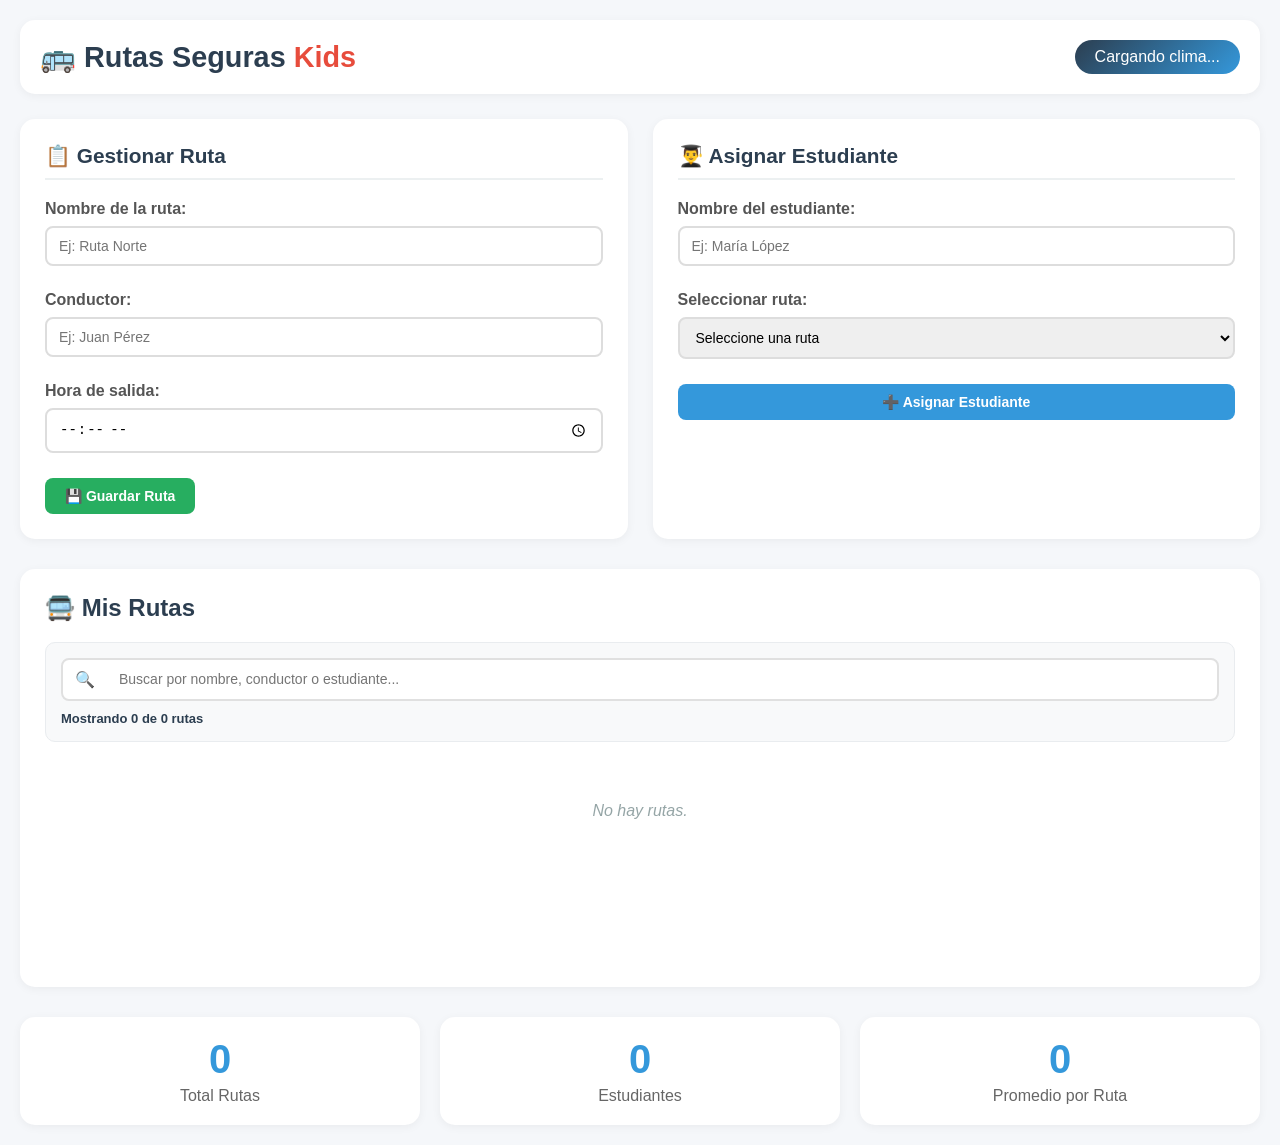
<file: index.html>
<!DOCTYPE html>
<html lang="es">

<head>
  <meta charset="UTF-8">
  <meta name="viewport" content="width=device-width, initial-scale=1.0">
  <title>Rutas Seguras Kids</title>
  <link rel="stylesheet" href="styles.css">
</head>

<body>

  <!-- ========== CONTENEDOR PRINCIPAL ========== -->
  <div class="contenedor">

    <!-- ========== HEADER ========== -->
    <div class="header">
      <div class="logo">
        <h1>🚌 Rutas Seguras <span>Kids</span></h1>
      </div>
      <div class="clima" id="clima">
        <span>Cargando clima...</span>
      </div>
    </div>

    <!-- ========== FORMULARIOS ========== -->
    <div class="formularios">

      <!-- FORMULARIO 1: Gestionar Ruta -->
      <div class="tarjeta">
        <h2>📋 Gestionar Ruta</h2>
        <form id="formRuta">

          <div id="contenedor-input-ruta" class="campo">
            <label>Nombre de la ruta:</label>
            <input type="text" id="nombreRuta" placeholder="Ej: Ruta Norte">

          </div>

          <div id="contenedor-input-conductor" class="campo">
            <label>Conductor:</label>
            <input type="text" id="conductor" placeholder="Ej: Juan Pérez">
          </div>

          <div id="contenedor-hora-salida" class="campo">
            <label>Hora de salida:</label>
            <input type="time" id="horaSalida">
          </div>

          <div class="grupo-botones">
            <button type="submit" class="btn-guardar">💾 Guardar Ruta</button>
            <button type="button" id="cancelarBtn" style="display: none;">Cancelar Edición</button>
          </div>
        </form>
      </div>

      <!-- FORMULARIO 2: Asignar Estudiante -->
      <div class="tarjeta">
        <h2>👨‍🎓 Asignar Estudiante</h2>
        <form id="formEstudiante">
          <div class="campo">
            <label>Nombre del estudiante:</label>
            <input type="text" id="nombreEstudiante" placeholder="Ej: María López">
          </div>

          <div class="campo">
            <label>Seleccionar ruta:</label>
            <select id="selectRuta">
              <option value="">-- Selecciona una ruta --</option>
            </select>
          </div>

          <button type="submit" class="btn-asignar">➕ Asignar Estudiante</button>
        </form>
      </div>
    </div>

    <!-- LISTA DE RUTAS -->
    <div class="seccion-rutas">
      <h2>🚍 Mis Rutas</h2>

      <!-- FILTRO -->
      <div class="filtro-container">
        <div class="filtro-busqueda">
          <span class="filtro-icono">🔍</span>
          <input type="text" id="RutasFiltroInput" placeholder="Buscar por nombre, conductor o estudiante...">
          <button id="limpiarFiltro" class="btn-limpiar-filtro" style="display: none;">✕</button>
        </div>
        <div class="filtro-resultados">
          <span id="resultadosFiltro">Mostrando 0 de 0 rutas</span>
        </div>
      </div>

      <div id="contenedorRutas" class="lista-rutas">
        <div class="mensaje-vacio">✨ No hay rutas. ¡Crea una!</div>
      </div>
    </div>

    <!-- ========== ESTADÍSTICAS ========== -->
    <div class="estadisticas">
      <div class="caja-estadistica">
        <div class="numero" id="totalRutas">0</div>
        <div class="texto">Total Rutas</div>
      </div>
      <div class="caja-estadistica">
        <div class="numero" id="totalEstudiantes">0</div>
        <div class="texto">Estudiantes</div>
      </div>
      <div class="caja-estadistica">
        <div class="numero" id="promedioRuta">0</div>
        <div class="texto">Promedio por Ruta</div>
      </div>
    </div>

  </div>

  <!-- Modal para editar ruta -->
  <div id="modalEditarRuta" class="modal" style="display: none;">
    <div class="modal-content">
      <div class="modal-header">
        <h2>✏️ Editar Ruta</h2>
        <span class="modal-close">&times;</span>
      </div>
      <div class="modal-body">
        <input type="hidden" id="modalEditandoId">

        <div class="modal-field">
          <label>Nombre de la ruta:</label>
          <input type="text" id="modalNombreRuta" placeholder="Ej: Ruta Norte">
        </div>

        <div class="modal-field">
          <label>Conductor:</label>
          <input type="text" id="modalConductor" placeholder="Ej: Juan Pérez">
        </div>

        <div class="modal-field">
          <label>Hora de salida:</label>
          <input type="time" id="modalHoraSalida">
        </div>
      </div>
      <div class="modal-footer">
        <button type="button" class="btn-cancelar" id="modalCancelarBtn">Cancelar</button>
        <button type="button" class="btn-guardar" id="modalGuardarBtn">Guardar Cambios</button>
      </div>
    </div>
  </div>

  <script src="app.js"></script>
</body>

</html>
</file>
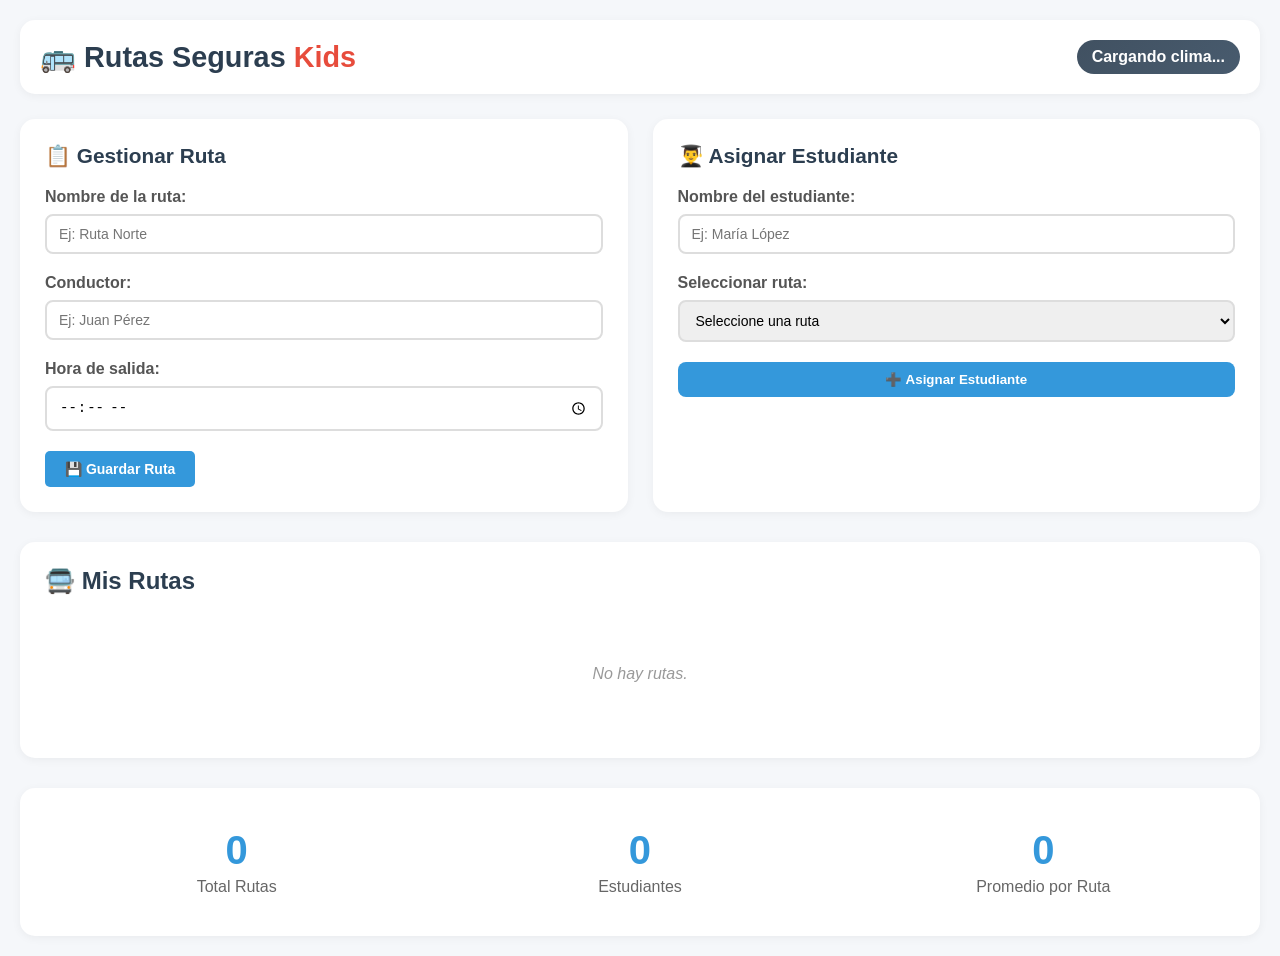
<file: forntend/index.html>
<!DOCTYPE html>
<html lang="es">

<head>
  <meta charset="UTF-8">
  <meta name="viewport" content="width=device-width, initial-scale=1.0">
  <title>Rutas Seguras Kids</title>
  <link rel="stylesheet" href="styles.css">
</head>

<body>

  <!-- ========== CONTENEDOR PRINCIPAL ========== -->
  <div class="contenedor">

    <!-- ========== HEADER ========== -->
    <div class="header">
      <div class="logo">
        <h1>🚌 Rutas Seguras <span>Kids</span></h1>
      </div>
      <div class="clima" id="clima">
        <span>Cargando clima...</span>
      </div>
    </div>

    <!-- ========== FORMULARIOS ========== -->
    <div class="formularios">

      <!-- FORMULARIO 1: Gestionar Ruta -->
      <div class="tarjeta">
        <h2>📋 Gestionar Ruta</h2>
        <form id="formRuta">

          <div id="contenedor-input-ruta" class="campo">
            <label>Nombre de la ruta:</label>
            <input type="text" id="nombreRuta" placeholder="Ej: Ruta Norte">

          </div>

          <div id="contenedor-input-conductor" class="campo">
            <label>Conductor:</label>
            <input type="text" id="conductor" placeholder="Ej: Juan Pérez">
          </div>

          <div id="contenedor-hora-salida" class="campo">
            <label>Hora de salida:</label>
            <input type="time" id="horaSalida">
          </div>

          <div class="grupo-botones">
            <button type="submit" class="btn-guardar">💾 Guardar Ruta</button>
            <button type="button" id="cancelarBtn" style="display: none;">Cancelar Edición</button>
          </div>
        </form>
      </div>

      <!-- FORMULARIO 2: Asignar Estudiante -->
      <div class="tarjeta">
        <h2>👨‍🎓 Asignar Estudiante</h2>
        <form id="formEstudiante">
          <div class="campo">
            <label>Nombre del estudiante:</label>
            <input type="text" id="nombreEstudiante" placeholder="Ej: María López">
          </div>

          <div class="campo">
            <label>Seleccionar ruta:</label>
            <select id="selectRuta">
              <option value="">-- Selecciona una ruta --</option>
            </select>
          </div>

          <button type="submit" class="btn-asignar">➕ Asignar Estudiante</button>
        </form>
      </div>
    </div>

    <!-- ========== LISTA DE RUTAS ========== -->
    <div class="seccion-rutas">
      <h2>🚍 Mis Rutas</h2>

      <div id="contenedorRutas" class="lista-rutas">
        <div class="mensaje-vacio"> No hay rutas.</div>

      </div>
    </div>

    <!-- ========== ESTADÍSTICAS ========== -->
    <div class="estadisticas">
      <div class="caja-estadistica">
        <div class="numero" id="totalRutas">0</div>
        <div class="texto">Total Rutas</div>
      </div>
      <div class="caja-estadistica">
        <div class="numero" id="totalEstudiantes">0</div>
        <div class="texto">Estudiantes</div>
      </div>
      <div class="caja-estadistica">
        <div class="numero" id="promedioRuta">0</div>
        <div class="texto">Promedio por Ruta</div>
      </div>
    </div>

  </div>

  <!-- Modal para editar ruta -->
  <div id="modalEditarRuta" class="modal" style="display: none;">
    <div class="modal-content">
      <div class="modal-header">
        <h2>✏️ Editar Ruta</h2>
        <span class="modal-close">&times;</span>
      </div>
      <div class="modal-body">
        <input type="hidden" id="modalEditandoId">

        <div class="modal-field">
          <label>Nombre de la ruta:</label>
          <input type="text" id="modalNombreRuta" placeholder="Ej: Ruta Norte">
        </div>

        <div class="modal-field">
          <label>Conductor:</label>
          <input type="text" id="modalConductor" placeholder="Ej: Juan Pérez">
        </div>

        <div class="modal-field">
          <label>Hora de salida:</label>
          <input type="time" id="modalHoraSalida">
        </div>
      </div>
      <div class="modal-footer">
        <button type="button" class="btn-cancelar" id="modalCancelarBtn">Cancelar</button>
        <button type="button" class="btn-guardar" id="modalGuardarBtn">Guardar Cambios</button>
      </div>
    </div>
  </div>

  <script src="/javaScript/app.js"></script>
</body>

</html>
</file>
<file: styles.css>
/* ========================================== */
/* ESTILOS PRINCIPALES - VERSIÓN CLARA       */
/* ========================================== */

/* Reset básico */
* {
    margin: 0;
    padding: 0;
    box-sizing: border-box;
}

body {
    font-family: 'Segoe UI', Tahoma, Geneva, Verdana, sans-serif;
    background: #f5f7fa;
    padding: 20px;
}

/* Contenedor principal */
.contenedor {
    max-width: 1300px;
    margin: 0 auto;
}

/* ========== HEADER ========== */
.header {
    background: white;
    padding: 20px;
    border-radius: 15px;
    display: flex;
    justify-content: space-between;
    align-items: center;
    margin-bottom: 25px;
    box-shadow: 0 2px 10px rgba(0,0,0,0.05);
}

.logo h1 {
    color: #2c3e50;
    font-size: 1.8rem;
}

.logo span {
    color: #e74c3c;
}

.slogan {
    color: #7f8c8d;
    font-size: 0.8rem;
    margin-top: 5px;
}

/* ========== CLIMA ========== */
.clima {
    display: flex;
    align-items: center;
    background: linear-gradient(135deg, #2c3e50, #3498db);
    padding: 8px 20px;
    border-radius: 50px;
    color: white;
    transition: all 0.3s ease;
}

.clima:hover {
    transform: scale(1.02);
}

.clima-contenedor {
    display: flex;
    align-items: center;
    gap: 12px;
}

.clima-principal {
    display: flex;
    align-items: center;
    gap: 8px;
}

.clima-icono {
    width: 40px;
    height: 40px;
}

.clima-temperatura {
    display: flex;
    align-items: flex-start;
    font-weight: bold;
}

.temp-valor {
    font-size: 24px;
    line-height: 1;
}

.temp-unidad {
    font-size: 14px;
    margin-top: 2px;
}

.clima-detalles {
    display: flex;
    flex-direction: column;
    font-size: 11px;
}

.clima-ciudad {
    font-weight: bold;
    font-size: 13px;
}

.clima-descripcion {
    text-transform: capitalize;
    font-size: 11px;
    opacity: 0.9;
}

.clima-extra {
    display: flex;
    gap: 8px;
    margin-top: 2px;
    font-size: 10px;
    opacity: 0.8;
}

.clima-humedad,
.clima-viento,
.clima-sensacion {
    display: inline-flex;
    align-items: center;
    gap: 2px;
}

.clima-cargando {
    font-size: 12px;
    opacity: 0.8;
}

.clima-nocturno {
    background: linear-gradient(135deg, #1a1a2e, #16213e);
}

/* Responsive clima */
@media (max-width: 768px) {
    .clima {
        padding: 8px 15px;
    }
    
    .clima-contenedor {
        gap: 8px;
    }
    
    .clima-icono {
        width: 30px;
        height: 30px;
    }
    
    .temp-valor {
        font-size: 18px;
    }
    
    .clima-ciudad {
        font-size: 11px;
    }
    
    .clima-extra {
        font-size: 9px;
        flex-wrap: wrap;
    }
}

/* ========== FORMULARIOS ========== */
.formularios {
    display: grid;
    grid-template-columns: 1fr 1fr;
    gap: 25px;
    margin-bottom: 30px;
}

.tarjeta {
    background: white;
    padding: 25px;
    border-radius: 15px;
    box-shadow: 0 2px 10px rgba(0,0,0,0.05);
}

.tarjeta h2 {
    color: #2c3e50;
    margin-bottom: 20px;
    font-size: 1.3rem;
    padding-bottom: 10px;
    border-bottom: 2px solid #ecf0f1;
}

.campo {
    position: relative;
    margin-bottom: 25px;
}

.campo label {
    display: block;
    margin-bottom: 8px;
    font-weight: 600;
    color: #555;
}

.campo input,
.campo select {
    width: 100%;
    padding: 10px 12px;
    border: 2px solid #ddd;
    border-radius: 8px;
    font-size: 14px;
    transition: border-color 0.3s ease;
}

.campo input:focus,
.campo select:focus {
    outline: none;
    border-color: #3498db;
    box-shadow: 0 0 0 3px rgba(52, 152, 219, 0.1);
}

/* ========== VALIDACIONES Y ERRORES ========== */
.error-input {
    border: 2px solid #e74c3c !important;
    background-color: #fff5f5 !important;
    animation: vibrar 0.5s ease;
}

.toast-alerta {
    position: absolute;
    top: -30px;
    left: 0;
    background-color: #e74c3c;
    color: white;
    padding: 5px 12px;
    border-radius: 6px;
    font-size: 12px;
    font-weight: 500;
    z-index: 100;
    opacity: 0;
    visibility: hidden;
    transform: translateY(-10px);
    transition: all 0.3s cubic-bezier(0.68, -0.55, 0.265, 1.55);
    box-shadow: 0 2px 8px rgba(0,0,0,0.2);
    white-space: nowrap;
}

.toast-alerta::before {
    content: '';
    position: absolute;
    bottom: -6px;
    left: 20px;
    width: 0;
    height: 0;
    border-left: 6px solid transparent;
    border-right: 6px solid transparent;
    border-top: 6px solid #e74c3c;
}

.toast-alerta.mostrar {
    opacity: 1;
    visibility: visible;
    transform: translateY(0);
}

@keyframes vibrar {
    0% { transform: translateX(0); }
    25% { transform: translateX(-5px); }
    50% { transform: translateX(5px); }
    75% { transform: translateX(-3px); }
    100% { transform: translateX(0); }
}

/* Responsive errores */
@media (max-width: 768px) {
    .toast-alerta {
        position: relative;
        top: 0;
        margin-bottom: 8px;
        white-space: normal;
    }
    
    .toast-alerta::before {
        display: none;
    }
}

/* ========== BOTONES ========== */
.grupo-botones {
    display: flex;
    gap: 10px;
    margin-top: 10px;
}

button {
    padding: 10px 20px;
    border: none;
    border-radius: 8px;
    cursor: pointer;
    font-weight: bold;
    font-size: 14px;
    transition: all 0.3s ease;
}

.btn-guardar {
    background: #27ae60;
    color: white;
}

.btn-guardar:hover {
    background: #219a52;
    transform: translateY(-2px);
}

.btn-asignar {
    background: #3498db;
    color: white;
    width: 100%;
}

.btn-asignar:hover {
    background: #2980b9;
    transform: translateY(-2px);
}

.btn-cancelar {
    background: #95a5a6;
    color: white;
}

.btn-cancelar:hover {
    background: #7f8c8d;
}

/* ========== SECCIÓN DE RUTAS ========== */
.seccion-rutas {
    background: white;
    padding: 25px;
    border-radius: 15px;
    margin-bottom: 30px;
    box-shadow: 0 2px 10px rgba(0,0,0,0.05);
}

.seccion-rutas h2 {
    color: #2c3e50;
    margin-bottom: 20px;
}

.lista-rutas {
    display: flex;
    flex-direction: column;
    gap: 15px;
    min-height: 200px;
}

.mensaje-vacio {
    text-align: center;
    padding: 40px;
    color: #95a5a6;
    font-style: italic;
}

/* ========== FILTRO DE BÚSQUEDA ========== */
.filtro-container {
    margin-bottom: 20px;
    padding: 15px;
    background: #f8f9fa;
    border-radius: 10px;
    border: 1px solid #e9ecef;
}

.filtro-busqueda {
    display: flex;
    align-items: center;
    background: white;
    border-radius: 8px;
    border: 2px solid #e0e0e0;
    transition: all 0.3s ease;
    position: relative;
}

.filtro-busqueda:focus-within {
    border-color: #3498db;
    box-shadow: 0 0 0 3px rgba(52, 152, 219, 0.1);
}

.filtro-icono {
    padding: 10px 12px;
    color: #95a5a6;
    font-size: 16px;
}

.filtro-busqueda input {
    flex: 1;
    border: none;
    padding: 10px 12px;
    font-size: 14px;
    outline: none;
    background: transparent;
    min-width: 0;
}

.btn-limpiar-filtro {
    background: none;
    border: none;
    color: #95a5a6;
    cursor: pointer;
    font-size: 18px;
    padding: 10px 12px;
    transition: all 0.3s ease;
}

.btn-limpiar-filtro:hover {
    color: #e74c3c;
}

.filtro-resultados {
    margin-top: 10px;
    font-size: 13px;
    color: #7f8c8d;
}

.filtro-resultados span {
    font-weight: 600;
    color: #2c3e50;
}

/* ========== SIN RESULTADOS ========== */
.sin-resultados {
    text-align: center;
    padding: 60px 20px;
}

.sin-resultados .icono {
    font-size: 48px;
    display: block;
    margin-bottom: 15px;
}

.sin-resultados .mensaje {
    font-size: 18px;
    color: #2c3e50;
}

.sin-resultados .submensaje {
    font-size: 14px;
    margin-top: 5px;
    color: #95a5a6;
}

/* ========== ESTADÍSTICAS ========== */
.estadisticas {
    display: grid;
    grid-template-columns: repeat(3, 1fr);
    gap: 20px;
    margin-top: 30px;
}

.caja-estadistica {
    background: white;
    padding: 20px;
    border-radius: 15px;
    text-align: center;
    box-shadow: 0 2px 10px rgba(0,0,0,0.05);
}

.numero {
    font-size: 2.5rem;
    font-weight: bold;
    color: #3498db;
}

.texto {
    color: #666;
    margin-top: 5px;
}

/* ========== MODAL ========== */
.modal {
    position: fixed;
    top: 0;
    left: 0;
    width: 100%;
    height: 100%;
    background-color: rgba(0, 0, 0, 0.5);
    z-index: 1000;
    display: flex;
    justify-content: center;
    align-items: center;
    animation: fadeIn 0.3s ease;
}

.modal-content {
    background-color: white;
    border-radius: 12px;
    width: 90%;
    max-width: 500px;
    box-shadow: 0 4px 20px rgba(0, 0, 0, 0.2);
    animation: slideIn 0.3s ease;
}

.modal-header {
    padding: 20px;
    border-bottom: 1px solid #eee;
    display: flex;
    justify-content: space-between;
    align-items: center;
}

.modal-header h2 {
    margin: 0;
    color: #2c3e50;
    font-size: 1.5rem;
}

.modal-close {
    font-size: 28px;
    font-weight: bold;
    cursor: pointer;
    color: #999;
    transition: color 0.2s;
}

.modal-close:hover {
    color: #e74c3c;
}

.modal-body {
    padding: 20px;
}

.modal-field {
    margin-bottom: 20px;
}

.modal-field label {
    display: block;
    margin-bottom: 8px;
    font-weight: bold;
    color: #2c3e50;
}

.modal-field input {
    width: 100%;
    padding: 10px;
    border: 1px solid #ddd;
    border-radius: 5px;
    font-size: 14px;
    transition: border-color 0.2s;
}

.modal-field input:focus {
    outline: none;
    border-color: #3498db;
}

.modal-footer {
    padding: 20px;
    border-top: 1px solid #eee;
    display: flex;
    justify-content: flex-end;
    gap: 10px;
}

.modal-footer .btn-guardar {
    background: #3498db;
}

.modal-footer .btn-guardar:hover {
    background: #2980b9;
}

.modal-footer .btn-cancelar {
    background: #95a5a6;
}

.modal-footer .btn-cancelar:hover {
    background: #7f8c8d;
}

@keyframes fadeIn {
    from { opacity: 0; }
    to { opacity: 1; }
}

@keyframes slideIn {
    from {
        transform: translateY(-50px);
        opacity: 0;
    }
    to {
        transform: translateY(0);
        opacity: 1;
    }
}

/* ========== RESPONSIVE ========== */

/* Breakpoint 1: Tablets (1024px) */
@media (max-width: 1024px) {
    .formularios {
        gap: 20px;
    }
}

/* Breakpoint 2: Tablets pequeñas (768px) */
@media (max-width: 768px) {
    .formularios {
        grid-template-columns: 1fr;
        gap: 20px;
    }
    
    .header {
        flex-direction: column;
        text-align: center;
        gap: 15px;
    }
    
    .estadisticas {
        grid-template-columns: 1fr;
        gap: 15px;
    }
    
    .grupo-botones {
        flex-direction: column;
    }
    
    .grupo-botones button {
        width: 100%;
    }
    
    .filtro-busqueda input {
        font-size: 13px;
        padding: 8px 10px;
    }
    
    .filtro-resultados {
        font-size: 12px;
    }
}

/* Breakpoint 3: Móviles (480px) */
@media (max-width: 480px) {
    body {
        padding: 10px;
    }
    
    .logo h1 {
        font-size: 1.3rem;
    }
    
    .tarjeta {
        padding: 15px;
    }
    
    .numero {
        font-size: 1.8rem;
    }
    
    .modal-content {
        width: 95%;
    }
}
</file>
<file: forntend/styles.css>
/* ========================================== */
/* ESTILOS PRINCIPALES - VERSIÓN CLARA       */
/* ========================================== */

/* Reset básico */
* {
    margin: 0;
    padding: 0;
    box-sizing: border-box;
}

body {
    font-family: 'Segoe UI', Tahoma, Geneva, Verdana, sans-serif;
    background: #f5f7fa;
    padding: 20px;
}

/* Contenedor principal */
.contenedor {
    max-width: 1300px;
    margin: 0 auto;
}

/* ========== HEADER ========== */
.header {
    background: white;
    padding: 20px;
    border-radius: 15px;
    display: flex;
    justify-content: space-between;
    align-items: center;
    margin-bottom: 25px;
    box-shadow: 0 2px 10px rgba(0,0,0,0.05);
}

.logo h1 {
    color: #2c3e50;
    font-size: 1.8rem;
}

.logo span {
    color: #e74c3c;
}

.clima {
    background: #3498db;
    color: white;
    padding: 10px 20px;
    border-radius: 50px;
    font-weight: bold;
}

/* ========== FORMULARIOS ========== */
.formularios {
    display: grid;
    grid-template-columns: 1fr 1fr;
    gap: 25px;
    margin-bottom: 30px;
}

.tarjeta {
    background: white;
    padding: 25px;
    border-radius: 15px;
    box-shadow: 0 2px 10px rgba(0,0,0,0.05);
}

.tarjeta h2 {
    color: #2c3e50;
    margin-bottom: 20px;
    font-size: 1.3rem;
}

.campo {
    margin-bottom: 15px;
}

.campo label {
    display: block;
    margin-bottom: 8px;
    font-weight: 600;
    color: #555;
}

.campo input,
.campo select {
    width: 100%;
    padding: 10px 12px;
    border: 2px solid #ddd;
    border-radius: 8px;
    font-size: 14px;
}

.campo input:focus,
.campo select:focus {
    outline: none;
    border-color: #3498db;
}

/* Botones */
.grupo-botones {
    display: flex;
    gap: 10px;
    margin-top: 10px;
}

button {
    padding: 10px 20px;
    border: none;
    border-radius: 8px;
    cursor: pointer;
    font-weight: bold;
    transition: all 0.3s;
}

.btn-guardar {
    background: #27ae60;
    color: white;
}

.btn-guardar:hover {
    background: #219a52;
}

.btn-asignar {
    background: #3498db;
    color: white;
    width: 100%;
}

.btn-asignar:hover {
    background: #2980b9;
}

.btn-cancelar {
    background: #e74c3c;
    color: white;
}

.btn-cancelar:hover {
    background: #c0392b;
}

/* Clase para ocultar elementos */
.oculto {
    display: none;
}

/* ========== SECCIÓN DE RUTAS ========== */
.seccion-rutas {
    background: white;
    padding: 25px;
    border-radius: 15px;
    margin-bottom: 30px;
    box-shadow: 0 2px 10px rgba(0,0,0,0.05);
}

.seccion-rutas h2 {
    color: #2c3e50;
    margin-bottom: 20px;
}

.lista-rutas {
    display: flex;
    flex-direction: column;
    gap: 15px;
}

.mensaje-vacio {
    text-align: center;
    padding: 50px;
    color: #999;
    font-style: italic;
}

/* ========== ESTADÍSTICAS ========== */
.estadisticas {
    background: white;
    padding: 25px;
    border-radius: 15px;
    display: grid;
    grid-template-columns: repeat(3, 1fr);
    gap: 20px;
    text-align: center;
    box-shadow: 0 2px 10px rgba(0,0,0,0.05);
}

.caja-estadistica {
    padding: 15px;
}

.numero {
    font-size: 2.5rem;
    font-weight: bold;
    color: #3498db;
}

.texto {
    color: #666;
    margin-top: 5px;
}

/* ========== ESTILOS PARA ERRORES ========== */
.campo {
    position: relative;
    margin-bottom: 20px;
}

/* Estilo para inputs con error */
.error-input {
    border: 2px solid #e74c3c !important;
    background-color: #fff5f5 !important;
    transition: all 0.3s ease;
}

/* Contenedor para las alertas */
#contenedor-input-ruta,
#contenedor-input-conductor,
#contenedor-hora-salida,
.contenedor-nombre-estudiante,
.contenedor-select-ruta {
    position: relative;
}

/* Estilo base de la alerta (invisible inicialmente) */
.toast-alerta {
    position: absolute;
    top: -30px;
    left: 0;
    background-color: #e74c3c;
    color: white;
    padding: 5px 12px;
    border-radius: 6px;
    font-size: 12px;
    font-weight: 500;
    z-index: 100;
    opacity: 0;
    visibility: hidden;
    transform: translateY(-10px);
    transition: all 0.3s cubic-bezier(0.68, -0.55, 0.265, 1.55);
    box-shadow: 0 2px 8px rgba(0,0,0,0.2);
    white-space: nowrap;
}

/* Flechita de la alerta */
.toast-alerta::before {
    content: '';
    position: absolute;
    bottom: -6px;
    left: 20px;
    width: 0;
    height: 0;
    border-left: 6px solid transparent;
    border-right: 6px solid transparent;
    border-top: 6px solid #e74c3c;
}

/* Clase para mostrar la alerta (con animación) */
.toast-alerta.mostrar {
    opacity: 1;
    visibility: visible;
    transform: translateY(0);
    animation: vibrar 0.5s ease;
}

/* Animación de vibración para el input con error */
@keyframes vibrar {
    0% { transform: translateX(0); }
    25% { transform: translateX(-5px); }
    50% { transform: translateX(5px); }
    75% { transform: translateX(-3px); }
    100% { transform: translateX(0); }
}

/* Animación de entrada de la alerta */
@keyframes slideInDown {
    from {
        opacity: 0;
        transform: translateY(-15px);
    }
    to {
        opacity: 1;
        transform: translateY(0);
    }
}

/* Versión responsiva */
@media (max-width: 768px) {
    .toast-alerta {
        position: relative;
        top: 0;
        margin-bottom: 8px;
        white-space: normal;
    }
    
    .toast-alerta::before {
        display: none;
    }
}

/* Estilos del Modal */
.modal {
    position: fixed;
    top: 0;
    left: 0;
    width: 100%;
    height: 100%;
    background-color: rgba(0, 0, 0, 0.5);
    z-index: 1000;
    display: flex;
    justify-content: center;
    align-items: center;
    animation: fadeIn 0.3s ease;
}

.modal-content {
    background-color: white;
    border-radius: 12px;
    width: 90%;
    max-width: 500px;
    box-shadow: 0 4px 20px rgba(0, 0, 0, 0.2);
    animation: slideIn 0.3s ease;
}

.modal-header {
    padding: 20px;
    border-bottom: 1px solid #eee;
    display: flex;
    justify-content: space-between;
    align-items: center;
}

.modal-header h2 {
    margin: 0;
    color: #2c3e50;
    font-size: 1.5rem;
}

.modal-close {
    font-size: 28px;
    font-weight: bold;
    cursor: pointer;
    color: #999;
    transition: color 0.2s;
}

.modal-close:hover {
    color: #e74c3c;
}

.modal-body {
    padding: 20px;
}

.modal-field {
    margin-bottom: 20px;
}

.modal-field label {
    display: block;
    margin-bottom: 8px;
    font-weight: bold;
    color: #2c3e50;
}

.modal-field input {
    width: 100%;
    padding: 10px;
    border: 1px solid #ddd;
    border-radius: 5px;
    font-size: 14px;
    transition: border-color 0.2s;
}

.modal-field input:focus {
    outline: none;
    border-color: #3498db;
}

.modal-footer {
    padding: 20px;
    border-top: 1px solid #eee;
    display: flex;
    justify-content: flex-end;
    gap: 10px;
}

.btn-guardar {
    background-color: #3498db;
    color: white;
    border: none;
    padding: 10px 20px;
    border-radius: 5px;
    cursor: pointer;
    font-size: 14px;
    transition: background-color 0.2s;
}

.btn-guardar:hover {
    background-color: #2980b9;
}

.btn-cancelar {
    background-color: #95a5a6;
    color: white;
    border: none;
    padding: 10px 20px;
    border-radius: 5px;
    cursor: pointer;
    font-size: 14px;
    transition: background-color 0.2s;
}

.btn-cancelar:hover {
    background-color: #7f8c8d;
}

/* ESTILOS DEL CLIMA */
.clima {
    display: flex;
    align-items: center;
    background: linear-gradient(135deg, rgba(44, 62, 80, 0.9), rgba(52, 73, 94, 0.9));
    padding: 8px 15px;
    border-radius: 50px;
    backdrop-filter: blur(5px);
    transition: all 0.3s ease;
}

.clima:hover {
    transform: scale(1.02);
    background: linear-gradient(135deg, rgba(44, 62, 80, 1), rgba(52, 73, 94, 1));
}

.clima-contenedor {
    display: flex;
    align-items: center;
    gap: 12px;
}

.clima-principal {
    display: flex;
    align-items: center;
    gap: 8px;
}

.clima-icono {
    width: 40px;
    height: 40px;
    filter: drop-shadow(0 2px 4px rgba(0,0,0,0.2));
}

.clima-icono-simulado {
    font-size: 40px;
}

.clima-temperatura {
    display: flex;
    align-items: flex-start;
    font-weight: bold;
}

.temp-valor {
    font-size: 24px;
    line-height: 1;
}

.temp-unidad {
    font-size: 14px;
    margin-top: 2px;
}

.clima-detalles {
    display: flex;
    flex-direction: column;
    font-size: 11px;
}

.clima-ciudad {
    font-weight: bold;
    font-size: 13px;
    color: #fff;
}

.clima-descripcion {
    text-transform: capitalize;
    font-size: 11px;
    opacity: 0.9;
}

.clima-extra {
    display: flex;
    gap: 8px;
    margin-top: 2px;
    font-size: 10px;
    opacity: 0.8;
}

.clima-humedad, .clima-viento, .clima-sensacion {
    display: inline-flex;
    align-items: center;
    gap: 2px;
}

.clima-cargando {
    font-size: 12px;
    opacity: 0.8;
}

.clima-aviso {
    font-size: 9px;
    color: #ff9800;
    margin-top: 2px;
}

.clima-nocturno {
    background: linear-gradient(135deg, rgba(25, 35, 50, 0.95), rgba(35, 45, 60, 0.95));
}

/* Responsive para clima */
@media (max-width: 768px) {
    .clima {
        padding: 5px 12px;
    }
    
    .clima-contenedor {
        gap: 8px;
    }
    
    .clima-icono {
        width: 30px;
        height: 30px;
    }
    
    .temp-valor {
        font-size: 18px;
    }
    
    .clima-ciudad {
        font-size: 11px;
    }
    
    .clima-extra {
        font-size: 9px;
        flex-wrap: wrap;
    }
}

@keyframes fadeIn {
    from {
        opacity: 0;
    }
    to {
        opacity: 1;
    }
}

@keyframes slideIn {
    from {
        transform: translateY(-50px);
        opacity: 0;
    }
    to {
        transform: translateY(0);
        opacity: 1;
    }
}

/* ========== RESPONSIVE ========== */

/* Breakpoint 1: Tablets (1024px) */
@media (max-width: 1024px) {
    .formularios {
        gap: 20px;
    }
    
    .contenedor {
        padding: 0 10px;
    }
}

/* Breakpoint 2: Tablets pequeñas (768px) */
@media (max-width: 768px) {
    .formularios {
        grid-template-columns: 1fr;
        gap: 20px;
    }
    
    .header {
        flex-direction: column;
        text-align: center;
        gap: 15px;
    }
    
    .estadisticas {
        grid-template-columns: 1fr;
        gap: 10px;
    }
    
    .grupo-botones {
        flex-direction: column;
    }
    
    button {
        width: 100%;
    }
}

/* Breakpoint 3: Móviles (480px) */
@media (max-width: 480px) {
    body {
        padding: 10px;
    }
    
    .logo h1 {
        font-size: 1.3rem;
    }
    
    .tarjeta {
        padding: 15px;
    }
    
    .clima {
        font-size: 12px;
        padding: 8px 15px;
    }
    
    .numero {
        font-size: 1.8rem;
    }
}
</file>
